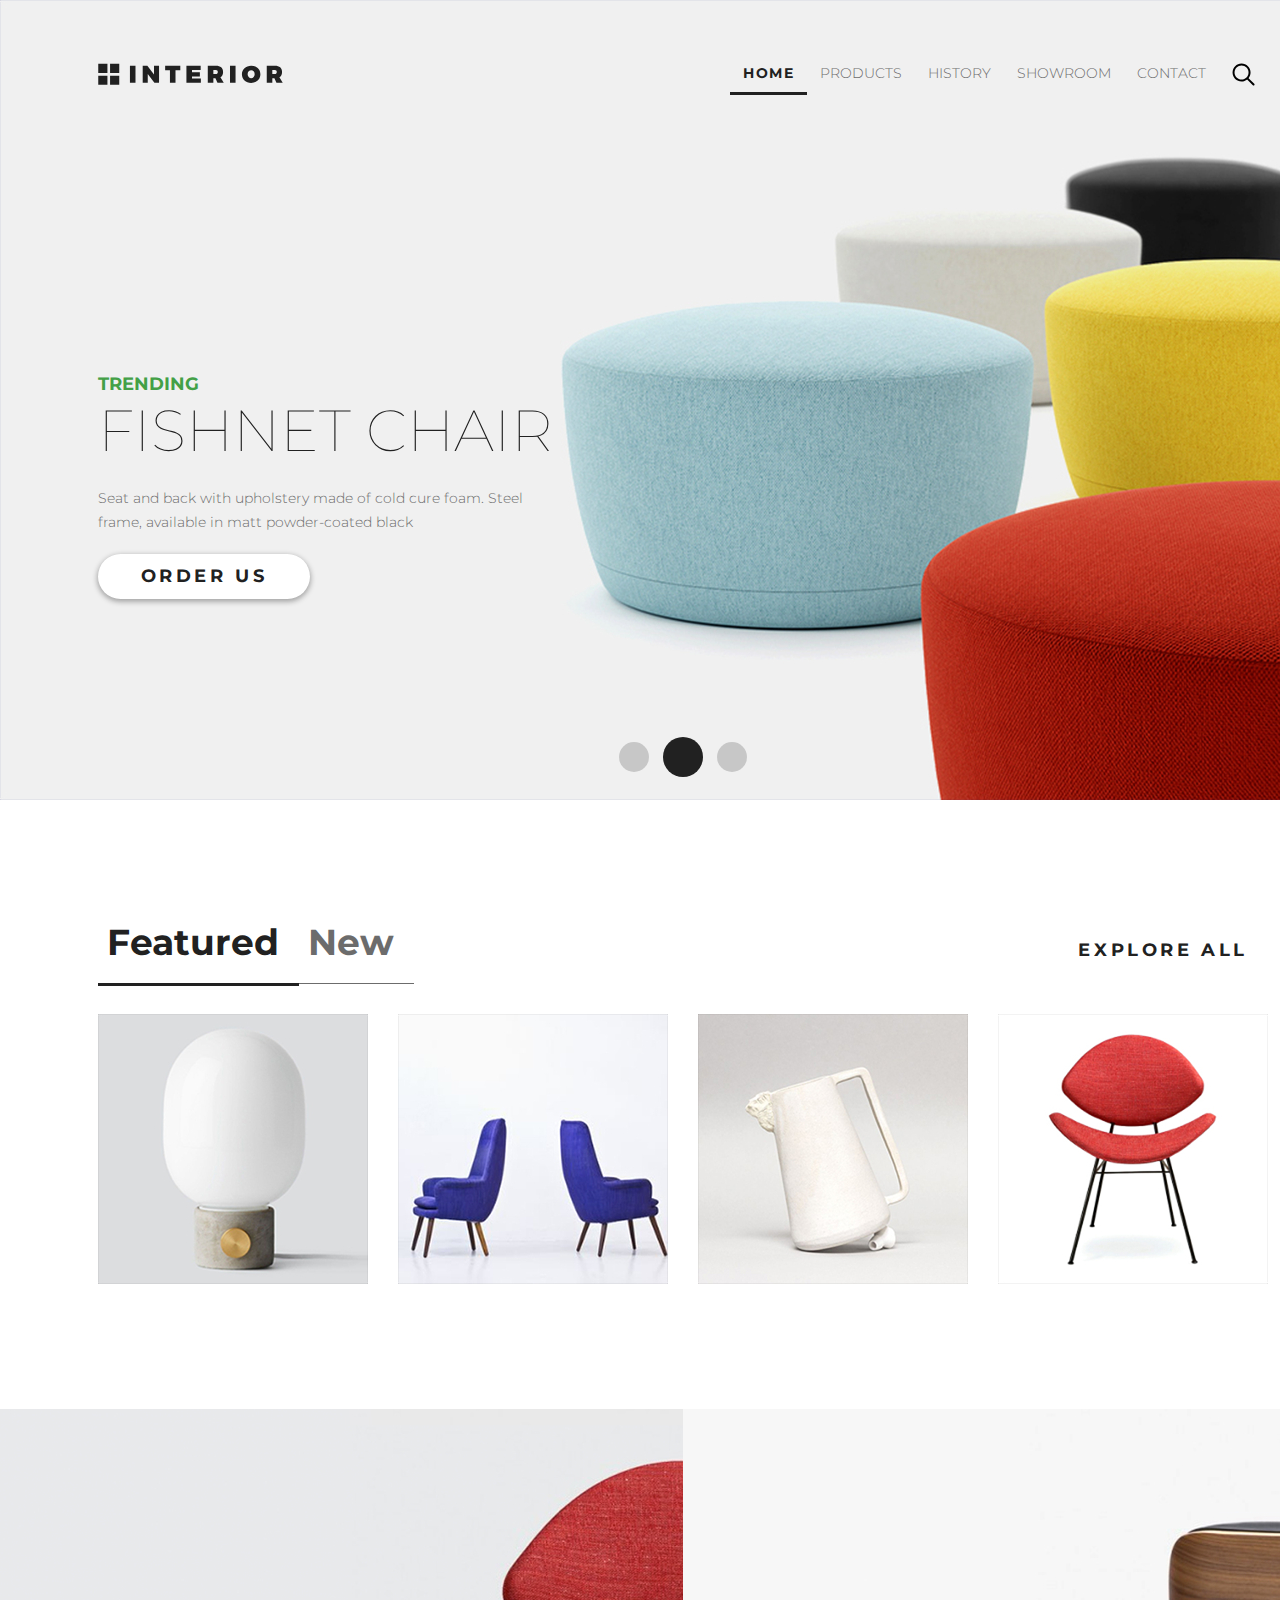
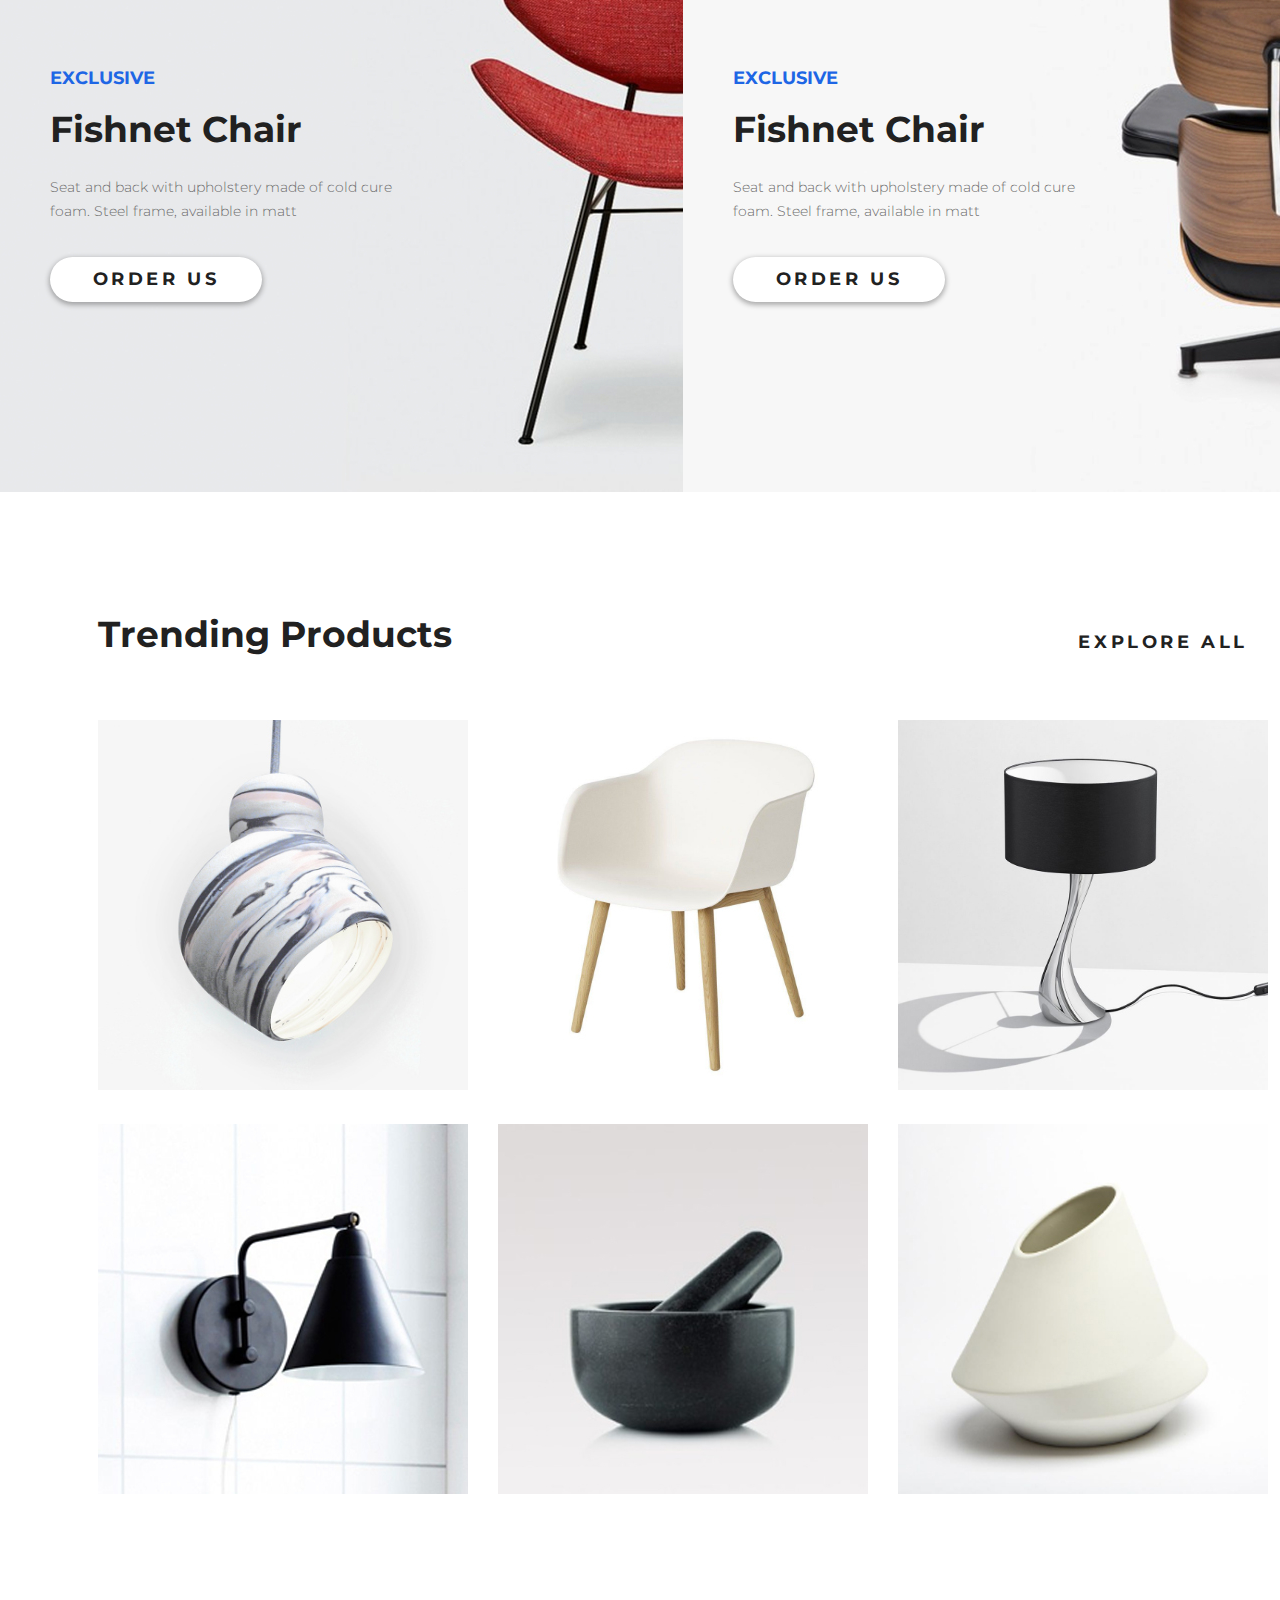
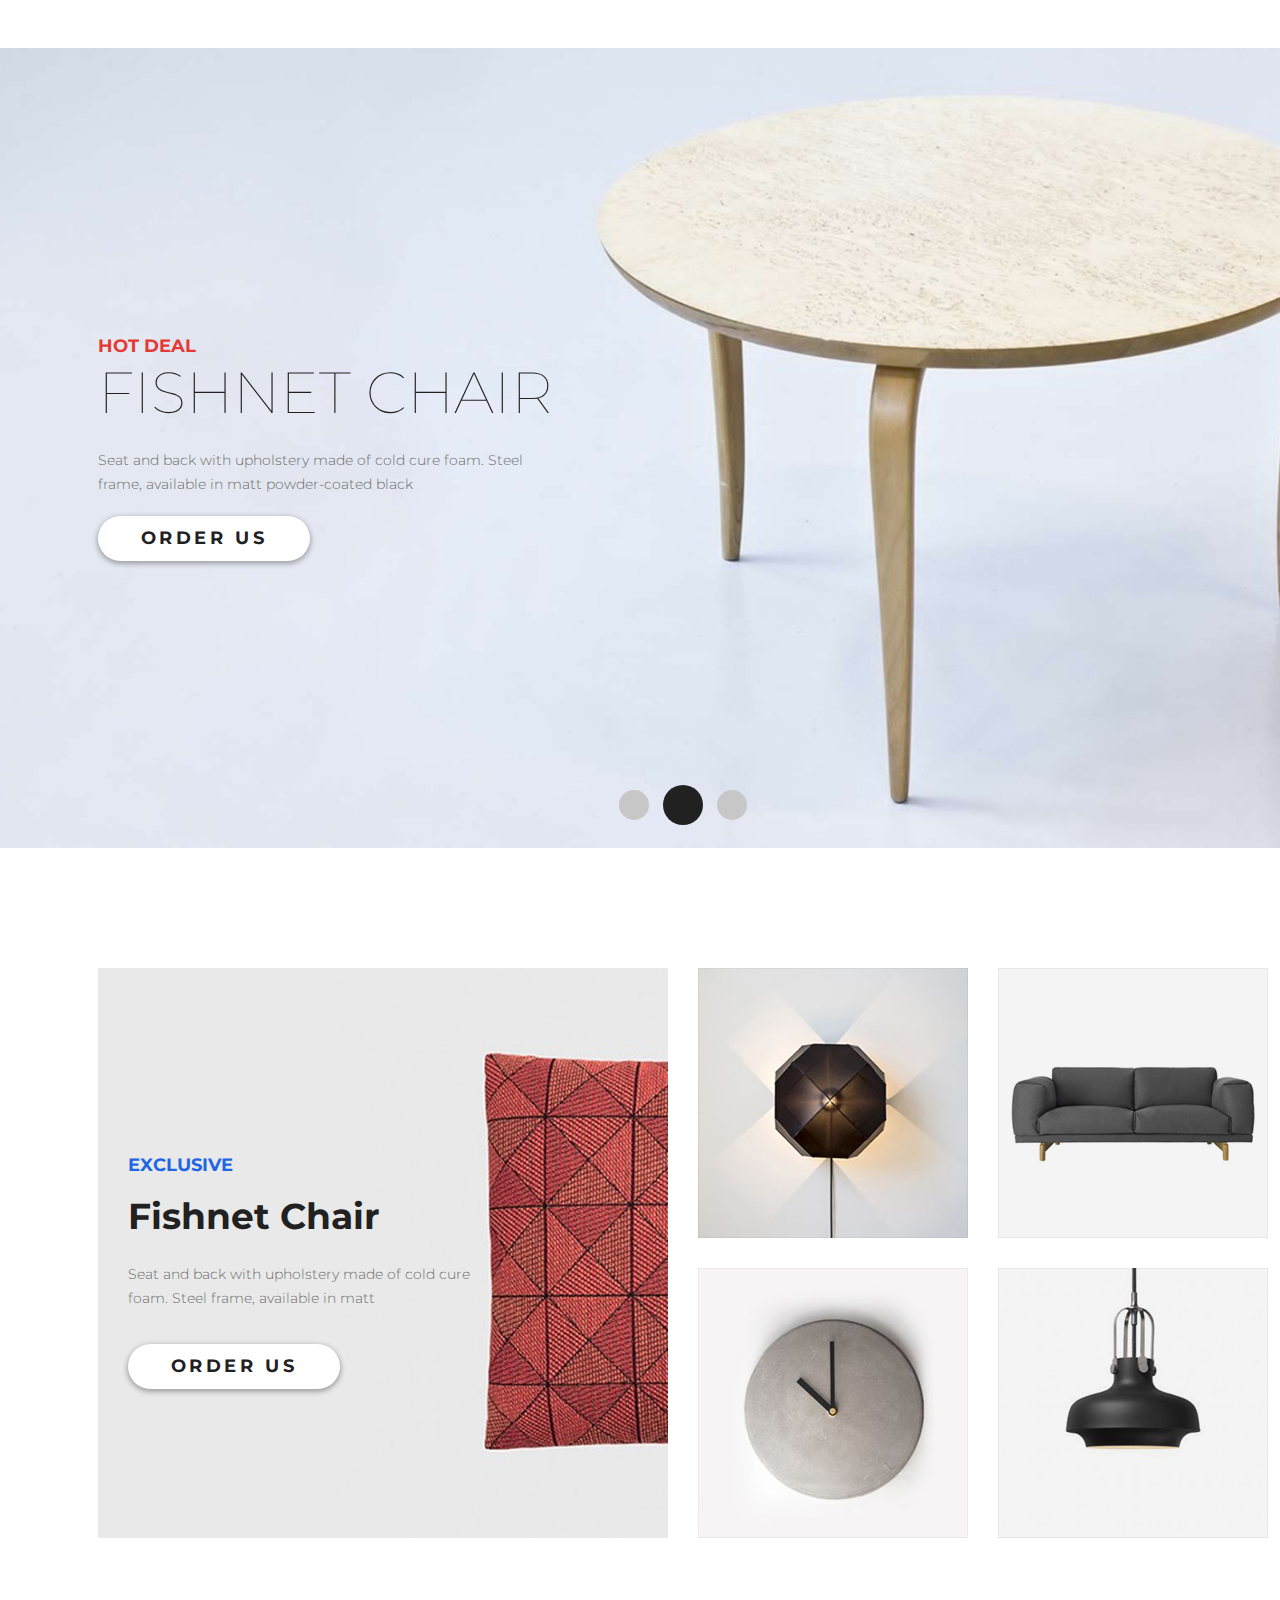
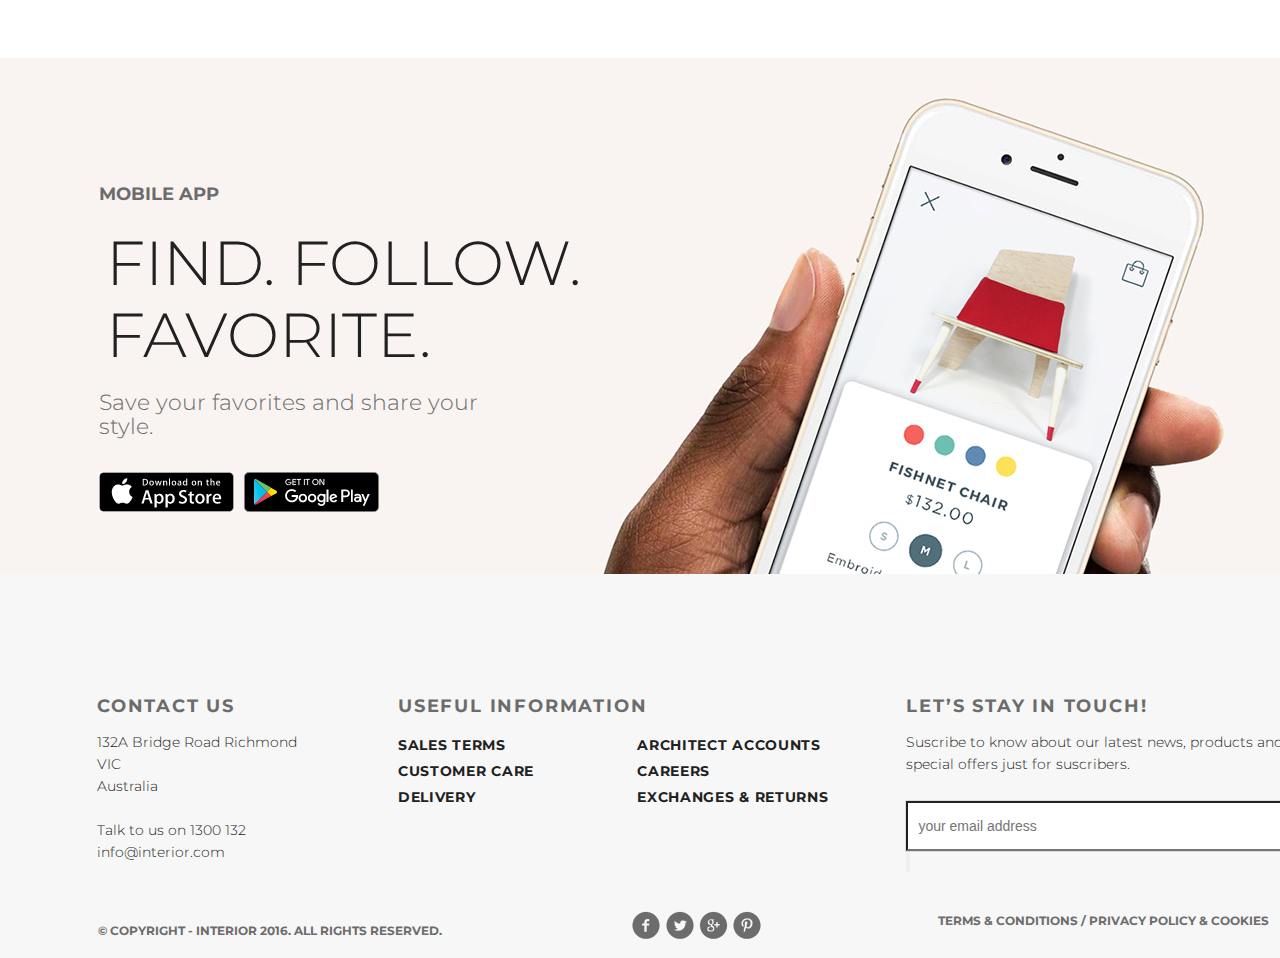
<file: index.html>
<!DOCTYPE html>
<html lang="en">
<head>
    <meta charset="UTF-8">
    <title>Store</title>
    <link href="https://fonts.googleapis.com/css2?family=Montserrat:wght@100;300;400;700&display=swap" rel="stylesheet">
    <link rel="stylesheet" href="style.css">
</head>
<body>
    <div class="container">
        <div class="slider padding-site">
            <div class="header clearfix">
                <a href="#"><img src="img/logo.svg" alt="logo"></a>
                <ul class="menu clearfix">
                    <li class="menu-list"><a href="#" class="menu-link menu-link-active">HOME</a></li>     
                    <li class="menu-list"><a href="product.html" class="menu-link">PRODUCTS</a></li>     
                    <li class="menu-list"><a href="#" class="menu-link">HISTORY</a></li>   
                    <li class="menu-list"><a href="deails.html" class="menu-link">SHOWROOM</a></li>     
                    <li class="menu-list"><a href="contact.html" class="menu-link">CONTACT</a></li>
                    <li class="menu-list"><a href="#" class="menu-link"><img src="img/search.svg" alt="search"></a></li>
                </ul>
            </div>
            <div class="slider-text">
                <p class="slider-trending">TRENDING</p>
                <h2 class="slider-h2">Fishnet Chair</h2>
                <p class="slider-content">Seat and back with upholstery made of cold cure foam. Steel frame, available in matt powder-coated black</p>
                <a href="#" class="button">Order Us</a>
            </div>
            <div class="pagination">
                <a href="#" class="circle"></a>
                <a href="#" class="circle circle-active"></a>
                <a href="#" class="circle"></a>
            </div>
        </div>
        <div class="featured-product padding-site clearfix">
            <div class="tab-controll clearfix">
                <div class="featured-explore clearfix featured-explore-active">
                   <a href="#">explore all</a> 
                </div>
                <ul class="menu-featured clearfix">
                    <li class="menu-list"><a href="#" class="menu-link-featured menu-link-featured-active">Featured</a></li>     
                    <li class="menu-list"><a href="#" class="menu-link-featured">New</a></li>
                </ul> 
            </div>
            <div class="tab-content clearfix">
                <div class="product product-hover"><img src="img/product-1.jpg" alt="product-1"></div>
                <div class="product"><img src="img/product-2.jpg" alt="product-2"></div>
                <div class="product"><img src="img/product-3.jpg" alt="product-3"></div>
                <div class="product-end"><img src="img/product-4.jpg" alt="product-4"></div>
            </div>
        </div>
        <div class="promo-product clearfix">
                <div class="promo1">
                   <div class="promo-text">
                        <p class="promo-tag">exclusive</p>
                        <h2 class="promo-name">Fishnet Chair</h2>
                        <p class="promo-details">Seat and back with upholstery made of cold cure foam. Steel frame, available in matt</p>
                        <a href="#" class="button">Order Us</a>
                    </div>
                </div>
                <div class="promo2">
                   <div class="promo-text">
                        <p class="promo-tag">exclusive</p>
                        <h2 class="promo-name">Fishnet Chair</h2>
                        <p class="promo-details">Seat and back with upholstery made of cold cure foam. Steel frame, available in matt</p>
                        <a href="#" class="button">Order Us</a>
                  </div>
                </div>
        </div>
        <div class="trending-products padding-site clearfix">
            <div class="tab-controll clearfix">
                <div class="featured-explore clearfix featured-explore-active">
                   <a href="#">explore all</a> 
                </div>
                <p class="trending-title">Trending Products</p>
            </div>
            <div class="set1 clearfix">
                <div class="prod"><img src="img/product-11.jpg" alt="product-11"></div>
                <div class="prod-mid"><img src="img/product-21.jpg" alt="product-21"></div>
                <div class="prod"><img src="img/product-31.jpg" alt="product-31"></div>
                <div class="prod"><img src="img/product-41.jpg" alt="product-41.jpg"></div>
                <div class="prod-mid"><img src="img/product-5.jpg" alt="product-5"></div>
                <div class="prod"><img src="img/product-6.jpg" alt="product-6"></div>
            </div>
        </div>
        <div class="slider1 padding-site clearfix">
            <div class="slider1-text">
                <p class="slider1-hot-deal">Hot deal</p>
                <h2 class="slider-h2">Fishnet Chair</h2>
                <p class="slider-content">Seat and back with upholstery made of cold cure foam. Steel frame, available in matt powder-coated black</p>
                <a href="#" class="button">Order Us</a>
            </div>
            <div class="pagination">
                <a href="#" class="circle"></a>
                <a href="#" class="circle circle-active"></a>
                <a href="#" class="circle"></a>
            </div>
        </div>
        <div class="exclusive-product padding-site clearfix">
            <div class="product-lg">
                <div class="product-lg-text">
                    <p class="promo-tag">exclusive</p>
                    <h2 class="promo-name">Fishnet Chair</h2>
                    <p class="promo-details">Seat and back with upholstery made of cold cure foam. Steel frame, available in matt</p>
                    <a href="#" class="button">Order Us</a>  
                </div>
            </div>
            <div class="product-mid-sm"><img src="img/product-2-sm.jpg" alt="product-2-sm"></div>
            <div class="product-sm"><img src="img/product-3-sm.jpg" alt="product-2-sm"></div>
            <div class="product-mid-sm"><img src="img/product-4-sm.jpg" alt="product-4-sm"></div>
            <div class="product-sm"><img src="img/product-5-sm.jpg" alt="product-5-sm"></div>
        </div>
        <div class="mobile-app clearfix">
            <div class="mobile-app-text">
                <p class="mobile-tag">mobile app</p>
                <h2 class="mobail-name">Find. Follow. Favorite.</h2>
                <p class="mobile-details">Save your favorites and share your style.</p>
                <div class="app-store">
                    <a href="https://www.apple.com/ru/ios/app-store/" target="_blank"><img src="img/app-store.jpg" alt="app-store"></a>
                </div> 
                <div class="google-play"><a href="https://play.google.com/store" target="_blank"><img src="img/google-play.jpg" alt="google-play"></a></div>
            </div>
        </div>
    </div>
    <div class="footer clearfix">
        <div class="footer-1">
             <p class="f-header">Contact Us</p>
             <div class="links-footer-1">
                 <p>132A Bridge Road Richmond VIC
                    <br> Australia
                    <br>
                    <br>Talk to us on 1300 132
                    <br> <a href="mailto:info@interior.com">info@interior.com</a> </p>
             </div>
        </div>
        <div class="footer-2 clearfix">
           <p class="f-header">Useful Information</p>
            <div class="links-1">
                <p><a href="#">Sales terms</a></p>
                <p><a href="#">Customer care</a></p>
                <p><a href="#">Delivery</a></p>  
            </div>
            <div class="links-2">
                <p><a href="#">Architect accounts</a></p>
                <p><a href="#">Careers</a></p>
                <p><a href="#">Exchanges &amp; returns</a></p> 
            </div>
        </div>
        <div class="footer-4 clearfix">
           <p class="f-header">Let’s Stay in Touch!</p>
            <div class="subscribe">
                <p>Suscribe to know about our latest news, products and <br> special offers just for suscribers.</p>
                <input class="form" type="text" placeholder="your email address">
            <div>
                <input class="submit" type="submit" value="">
            </div>
            </div>        
        </div>
        <div class="copyright">&copy; COPYRIGHT - INTERIOR 2016. ALL RIGHTS RESERVED.</div>
        <p class="social-links"><a href="#" target="_blank"><img src="img/social-links.png" alt="social-links"></a></p>
        <div class="terms">TERMS & CONDITIONS / PRIVACY POLICY & COOKIES</div>
    </div>
</body>
</html>
</file>
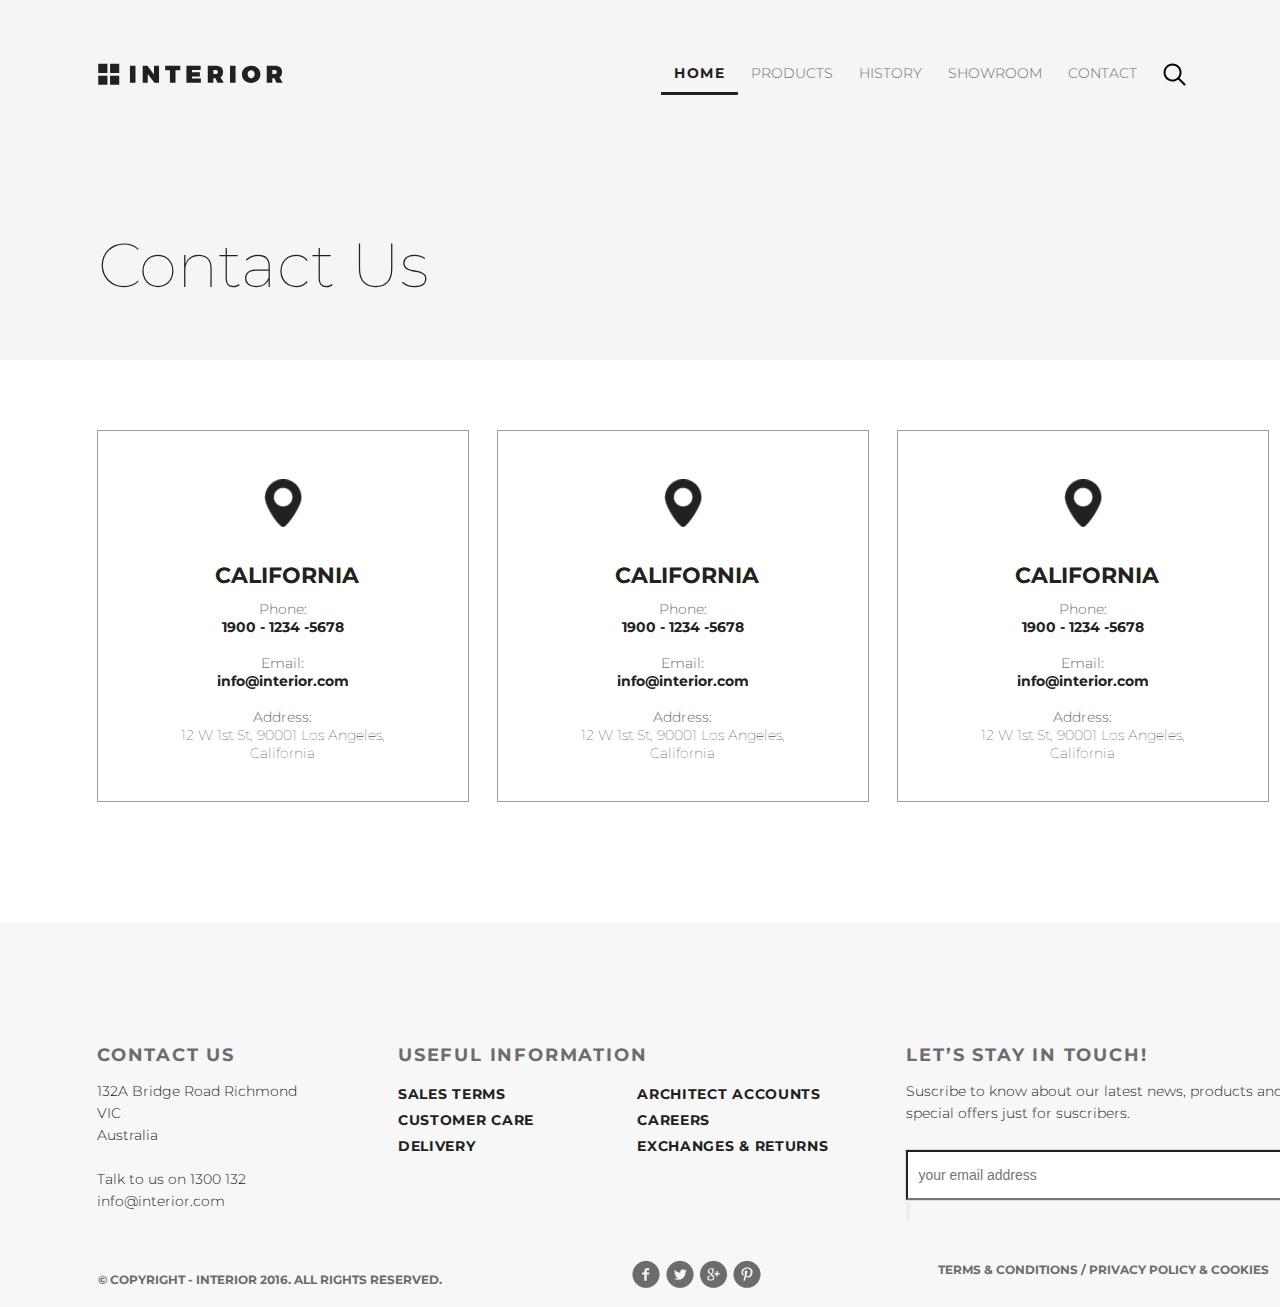
<file: contact.html>
<!DOCTYPE html>
<html lang="en">
<head>
    <meta charset="UTF-8">
    <title>Contacts</title>
    <link href="https://fonts.googleapis.com/css2?family=Montserrat:wght@100;300;400;700&display=swap" rel="stylesheet">
    <link rel="stylesheet" href="style.css">
</head>
<body>
    <div class="container">
        <div class="hero">
            <div class="header padding-header clearfix">
                <a href="index.html"><img src="img/logo.svg" alt="logo"></a>
                <ul class="menu clearfix">
                    <li class="menu-list"><a href="index.html" class="menu-link menu-link-active">HOME</a></li>     
                    <li class="menu-list"><a href="product.html" class="menu-link">PRODUCTS</a></li>     
                    <li class="menu-list"><a href="#" class="menu-link">HISTORY</a></li>     
                    <li class="menu-list"><a href="deails.html" class="menu-link">SHOWROOM</a></li>     
                    <li class="menu-list"><a href="#" class="menu-link">CONTACT</a></li>
                    <li class="menu-list"><a href="#" class="menu-link"><img src="img/search.svg" alt="search"></a></li>
                </ul>
                <h2 class="h-contact">Contact Us</h2>
            </div>
        </div>
        <div class="location padding-site clearfix">
            <div class="address">
                <div class="loc"><img src="img/@3x.jpg" alt="@3x"></div>
                <p class="address-name">California</p>
                <div class="address-details">
                    <p class="grey">Phone:</p>
                    <p class="black">1900 - 1234 -5678</p>
                    <br>
                    <p class="grey">Email:</p>
                    <p class="black">info@interior.com</p>
                    <br>
                    <p class="grey">Address:</p>
                    <p class="grey-light">12 W 1st St, 90001 Los Angeles, California</p>
                </div>
            </div>
            <div class="address address-mid">
                <div class="loc"><img src="img/@3x.jpg" alt="@3x"></div>
                <p class="address-name">California</p>
                <div class="address-details">
                    <p class="grey">Phone:</p>
                    <p class="black">1900 - 1234 -5678</p>
                    <br>
                    <p class="grey">Email:</p>
                    <p class="black">info@interior.com</p>
                    <br>
                    <p class="grey">Address:</p>
                    <p class="grey-light">12 W 1st St, 90001 Los Angeles, California</p>
                </div>
            </div>
            <div class="address">
                <div class="loc"><img src="img/@3x.jpg" alt="@3x"></div>
                <p class="address-name">California</p>
                <div class="address-details">
                    <p class="grey">Phone:</p>
                    <p class="black">1900 - 1234 -5678</p>
                    <br>
                    <p class="grey">Email:</p>
                    <p class="black">info@interior.com</p>
                    <br>
                    <p class="grey">Address:</p>
                    <p class="grey-light">12 W 1st St, 90001 Los Angeles, California</p>
                </div>
            </div>
        </div>
    </div>
    <div class="footer clearfix">
        <div class="footer-1">
             <p class="f-header">Contact Us</p>
             <div class="links-footer-1">
                 <p>132A Bridge Road Richmond VIC
                    <br> Australia
                    <br>
                    <br>Talk to us on 1300 132
                    <br> <a href="mailto:info@interior.com">info@interior.com</a> </p>
             </div>
        </div>
        <div class="footer-2 clearfix">
           <p class="f-header">Useful Information</p>
            <div class="links-1">
                <p><a href="#">Sales terms</a></p>
                <p><a href="#">Customer care</a></p>
                <p><a href="#">Delivery</a></p>  
            </div>
            <div class="links-2">
                <p><a href="#">Architect accounts</a></p>
                <p><a href="#">Careers</a></p>
                <p><a href="#">Exchanges &amp; returns</a></p> 
            </div>
        </div>
        <div class="footer-4 clearfix">
           <p class="f-header">Let’s Stay in Touch!</p>
            <div class="subscribe">
                <p>Suscribe to know about our latest news, products and <br> special offers just for suscribers.</p>
                <input class="form" type="text" placeholder="your email address">
            <div>
                <input class="submit" type="submit" value="">
            </div>
            </div>        
        </div>
        <div class="copyright">&copy; COPYRIGHT - INTERIOR 2016. ALL RIGHTS RESERVED.</div>
        <p class="social-links"><a href="#" target="_blank"><img src="img/social-links.png" alt="social-links"></a></p>
        <div class="terms">TERMS & CONDITIONS / PRIVACY POLICY & COOKIES</div>
    </div>
</body>
</html>
</file>
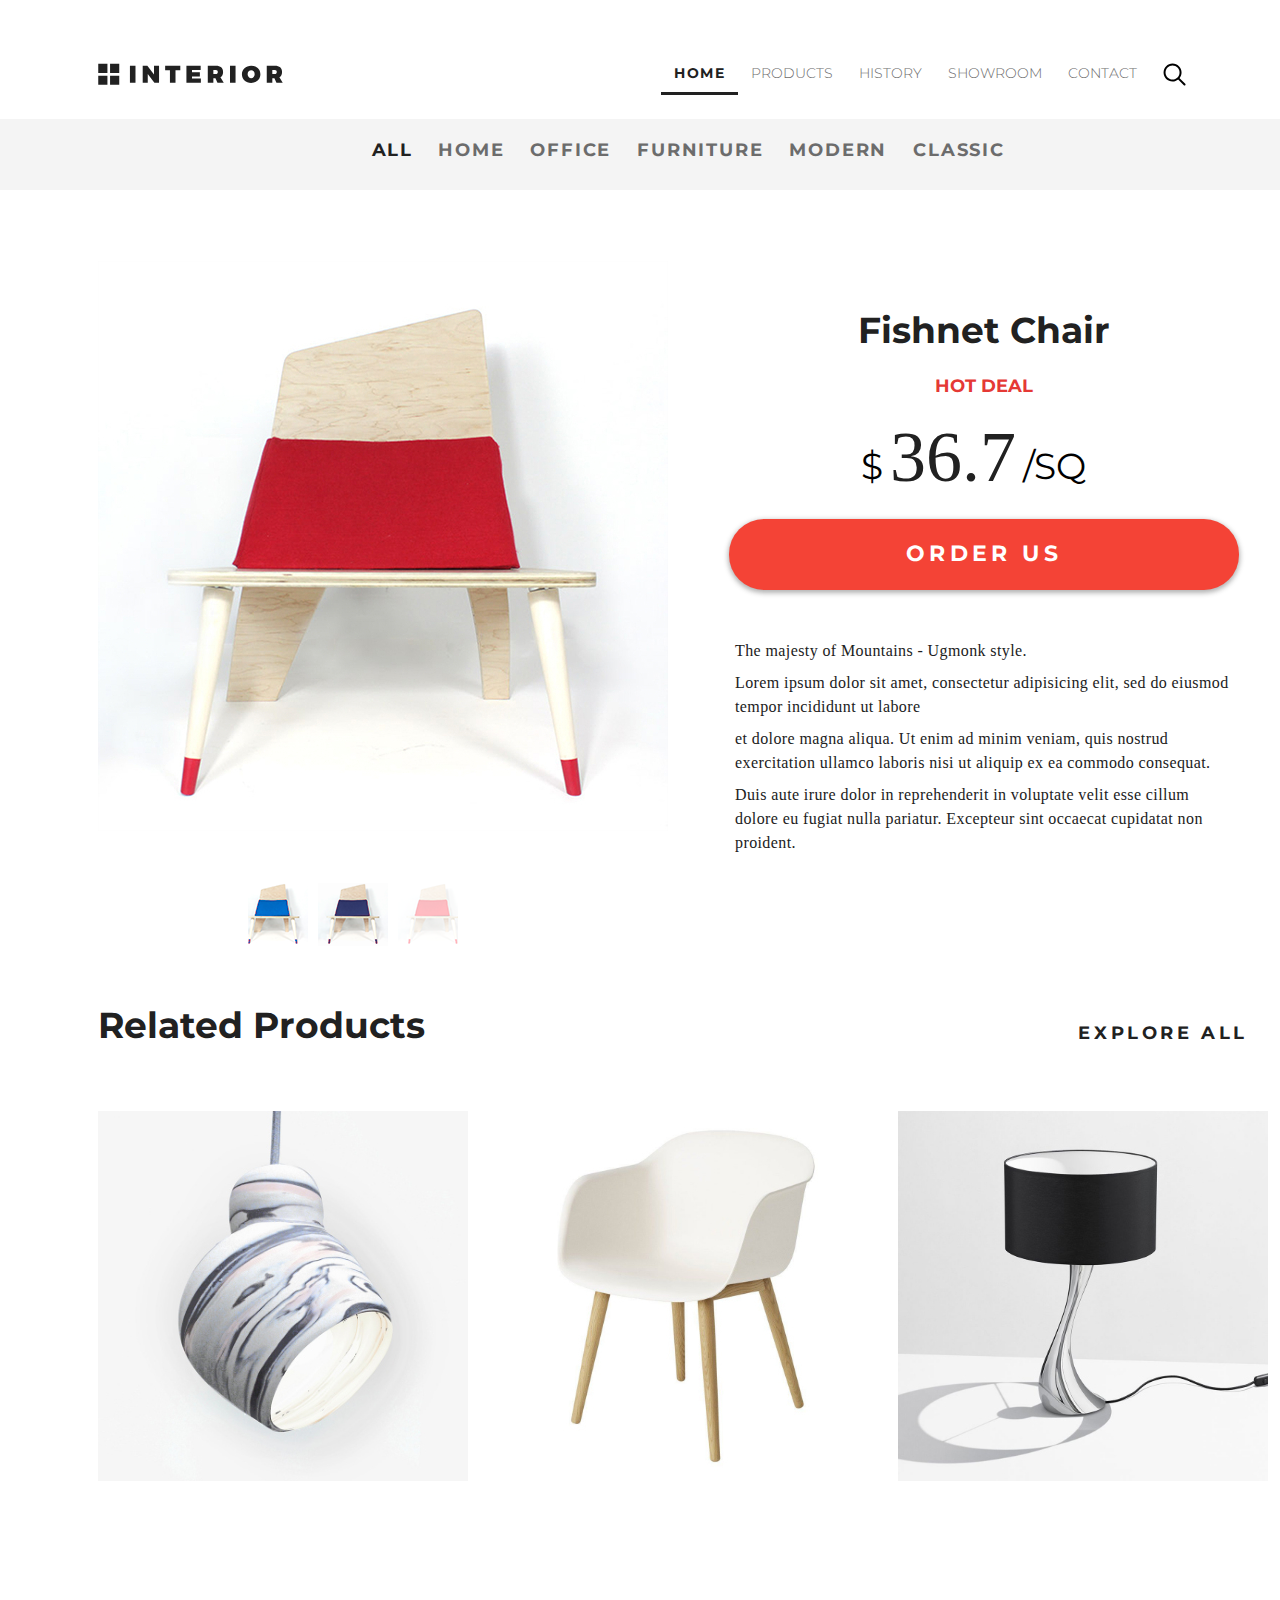
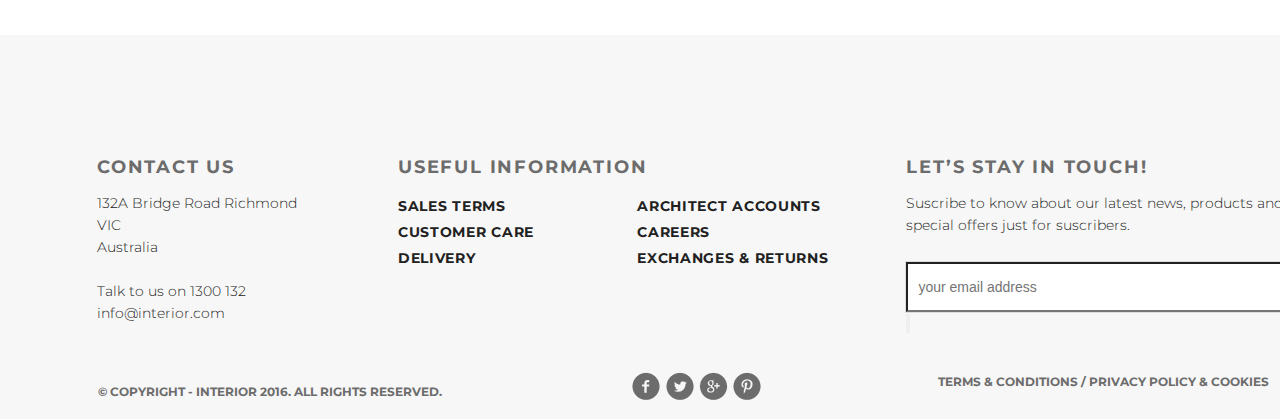
<file: deails.html>
<!DOCTYPE html>
<html lang="en">
<head>
    <meta charset="UTF-8">
    <title>Deails</title>
    <link href="https://fonts.googleapis.com/css2?family=Montserrat:wght@100;300;400;700&display=swap" rel="stylesheet">
    <link rel="stylesheet" href="style.css">
</head>
<body>
    <div class="container clearfix">
            <div class="hero-details padding-header clearfix">
                <div class="header clearfix">
                    <a href="index.html"><img src="img/logo.svg" alt="logo"></a>
                    <ul class="menu clearfix">
                        <li class="menu-list"><a href="index.html" class="menu-link menu-link-active">HOME</a></li>     
                        <li class="menu-list"><a href="product.html" class="menu-link">PRODUCTS</a></li>     
                        <li class="menu-list"><a href="#" class="menu-link">HISTORY</a></li>     
                        <li class="menu-list"><a href="#" class="menu-link">SHOWROOM</a></li>     
                        <li class="menu-list"><a href="contact.html" class="menu-link">CONTACT</a></li>
                        <li class="menu-list"><a href="#" class="menu-link"><img src="img/search.svg" alt="search"></a></li>
                    </ul>
                </div>
            </div>
            <div class="deails-links clearfix">
                <ul class="menu3 clearfix">
                     <li class="menu-list"><a href="#" class="menu-link3 menu-link-active3">ALL</a></li>     
                     <li class="menu-list"><a href="#" class="menu-link3">HOME</a></li>     
                     <li class="menu-list"><a href="#" class="menu-link3">OFFICE</a></li>     
                     <li class="menu-list"><a href="#" class="menu-link3">FURNITURE</a></li>     
                     <li class="menu-list"><a href="#" class="menu-link3">MODERN</a></li>
                     <li class="menu-list"><a href="#" class="menu-link3">CLASSIC</a></li>
                </ul>
            </div>
            <div class="product-slider clearfix">
                <div class="product-slider-chair">
                    <img src="img/slider1.jpg" alt="slider1">
                </div>
                <div class="product-slider-text">
                    <h2 class="product-slider-h2">Fishnet Chair</h2>
                    <p class="deails-hot-deal">Hot Deal</p>
                    <div class="price clearfix">
                        <div class="sq"><p>$</p></div>
                        <div class="numeral"><p>36.7</p></div>
                        <div class="sq"><p>/sq</p></div>
                    </div>
                    <a href="#" class="button-red">Order Us</a>
                    <div class="product-slider-content">
                        <p class="paragr">The majesty of Mountains - Ugmonk style.</p>
                        <p class="paragr">Lorem ipsum dolor sit amet, consectetur adipisicing elit, sed do eiusmod tempor incididunt ut labore</p>
                        <p class="paragr">et dolore magna aliqua. Ut enim ad minim veniam, quis nostrud exercitation ullamco laboris nisi ut aliquip ex ea commodo consequat.</p> 
                        <p class="paragr">Duis aute irure dolor in reprehenderit in voluptate velit esse cillum dolore eu fugiat nulla pariatur. Excepteur sint occaecat cupidatat non proident.</p>
                    </div>
                </div>
             </div>
            <div class="product-20 clearfix">  
                <div class="var"> <img src="img/var1-3.png" alt="var1-3"></div>
            </div>
            <div class="trending-products padding-site clearfix">
                <div class="tab-controll clearfix">
                    <div class="featured-explore clearfix featured-explore-active">
                       <a href="#">explore all</a> 
                    </div>
                    <p class="trending-title">Related Products</p>
                </div>
                <div class="set1 clearfix">
                    <div class="prod"><img src="img/product-11.jpg" alt="product-11"></div>
                    <div class="prod-mid"><img src="img/product-21.jpg" alt="product-21"></div>
                    <div class="prod"><img src="img/product-31.jpg" alt="product-31"></div>
                </div>
            </div>
    </div>
    <div class="footer clearfix">
        <div class="footer-1">
             <p class="f-header">Contact Us</p>
             <div class="links-footer-1">
                 <p>132A Bridge Road Richmond VIC
                    <br> Australia
                    <br>
                    <br>Talk to us on 1300 132
                    <br> <a href="mailto:info@interior.com">info@interior.com</a> </p>
             </div>
        </div>
        <div class="footer-2 clearfix">
           <p class="f-header">Useful Information</p>
            <div class="links-1">
                <p><a href="#">Sales terms</a></p>
                <p><a href="#">Customer care</a></p>
                <p><a href="#">Delivery</a></p>  
            </div>
            <div class="links-2">
                <p><a href="#">Architect accounts</a></p>
                <p><a href="#">Careers</a></p>
                <p><a href="#">Exchanges &amp; returns</a></p> 
            </div>
        </div>
        <div class="footer-4 clearfix">
           <p class="f-header">Let’s Stay in Touch!</p>
            <div class="subscribe">
                <p>Suscribe to know about our latest news, products and <br> special offers just for suscribers.</p>
                <input class="form" type="text" placeholder="your email address">
            <div>
                <input class="submit" type="submit" value="">
            </div>
            </div>        
        </div>
        <div class="copyright">&copy; COPYRIGHT - INTERIOR 2016. ALL RIGHTS RESERVED.</div>
        <p class="social-links"><a href="#" target="_blank"><img src="img/social-links.png" alt="social-links"></a></p>
        <div class="terms">TERMS & CONDITIONS / PRIVACY POLICY & COOKIES</div>
    </div>
</body>
</html>
</file>
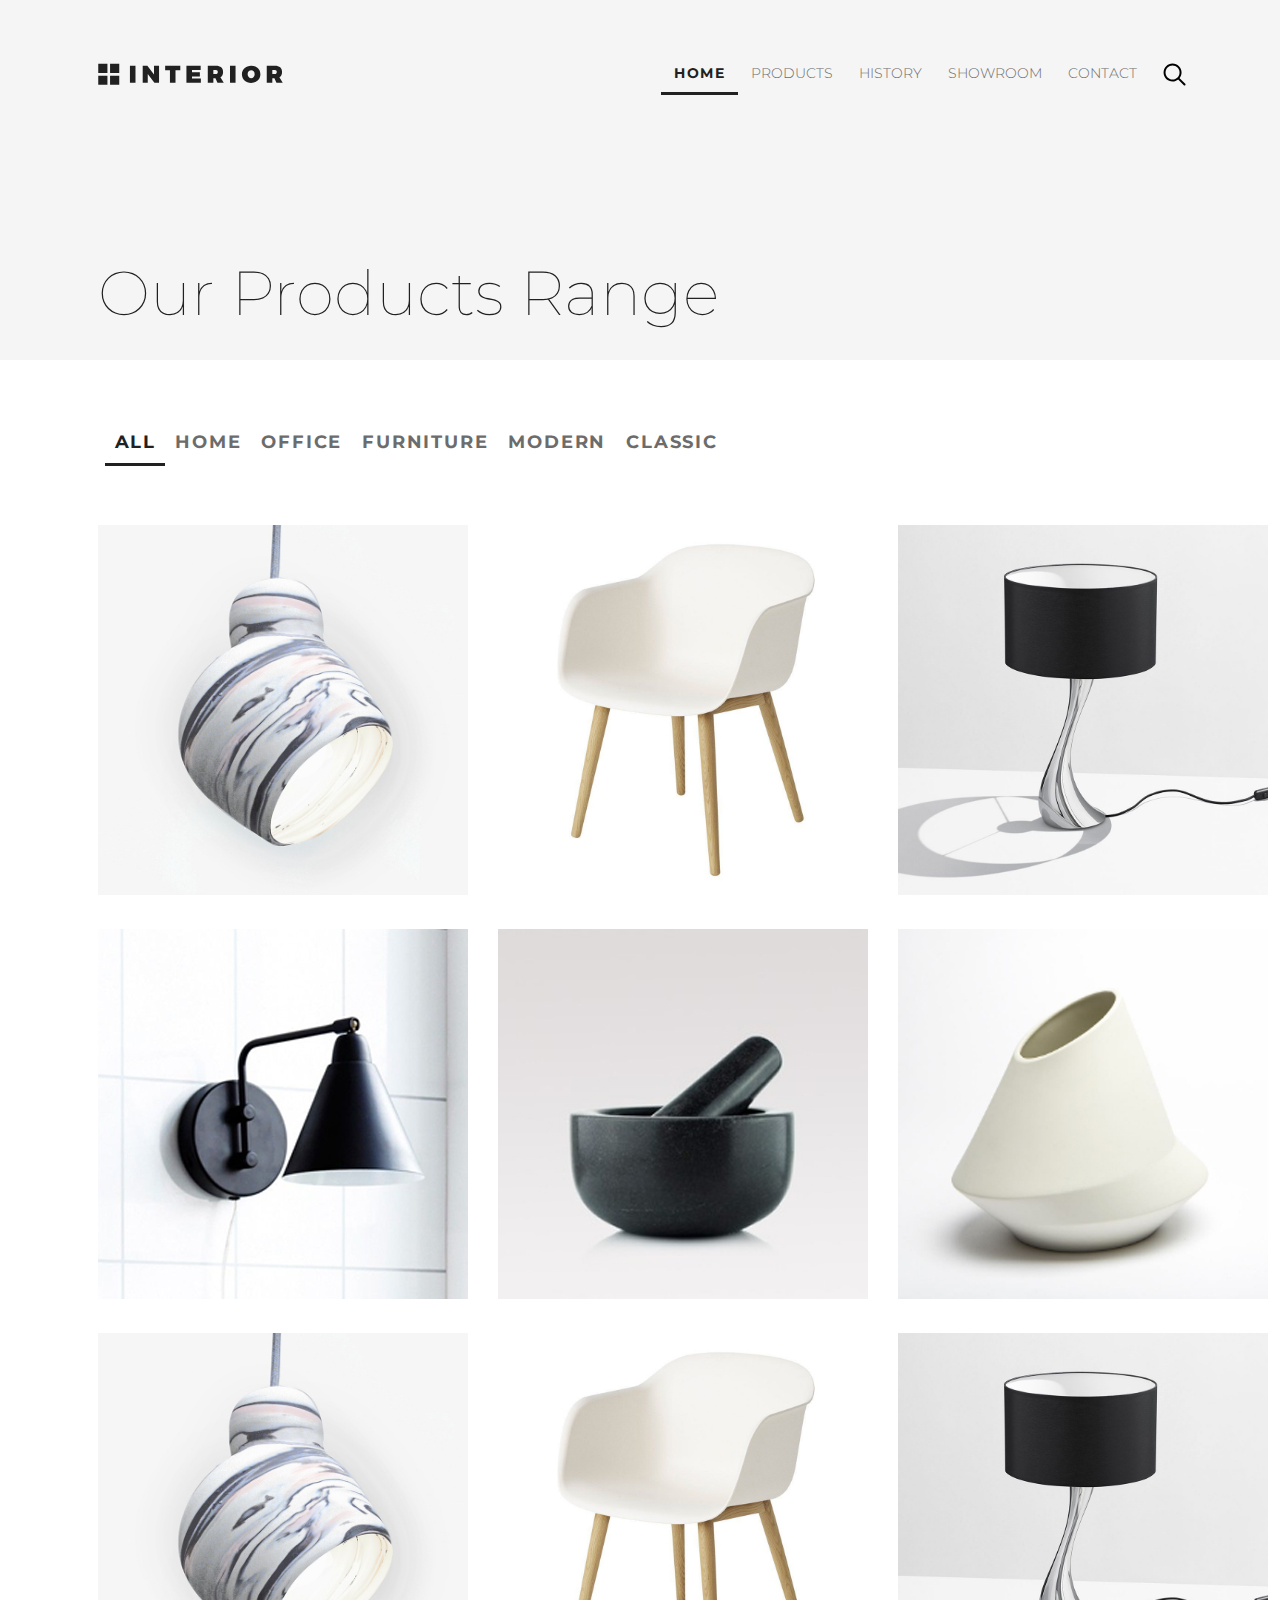
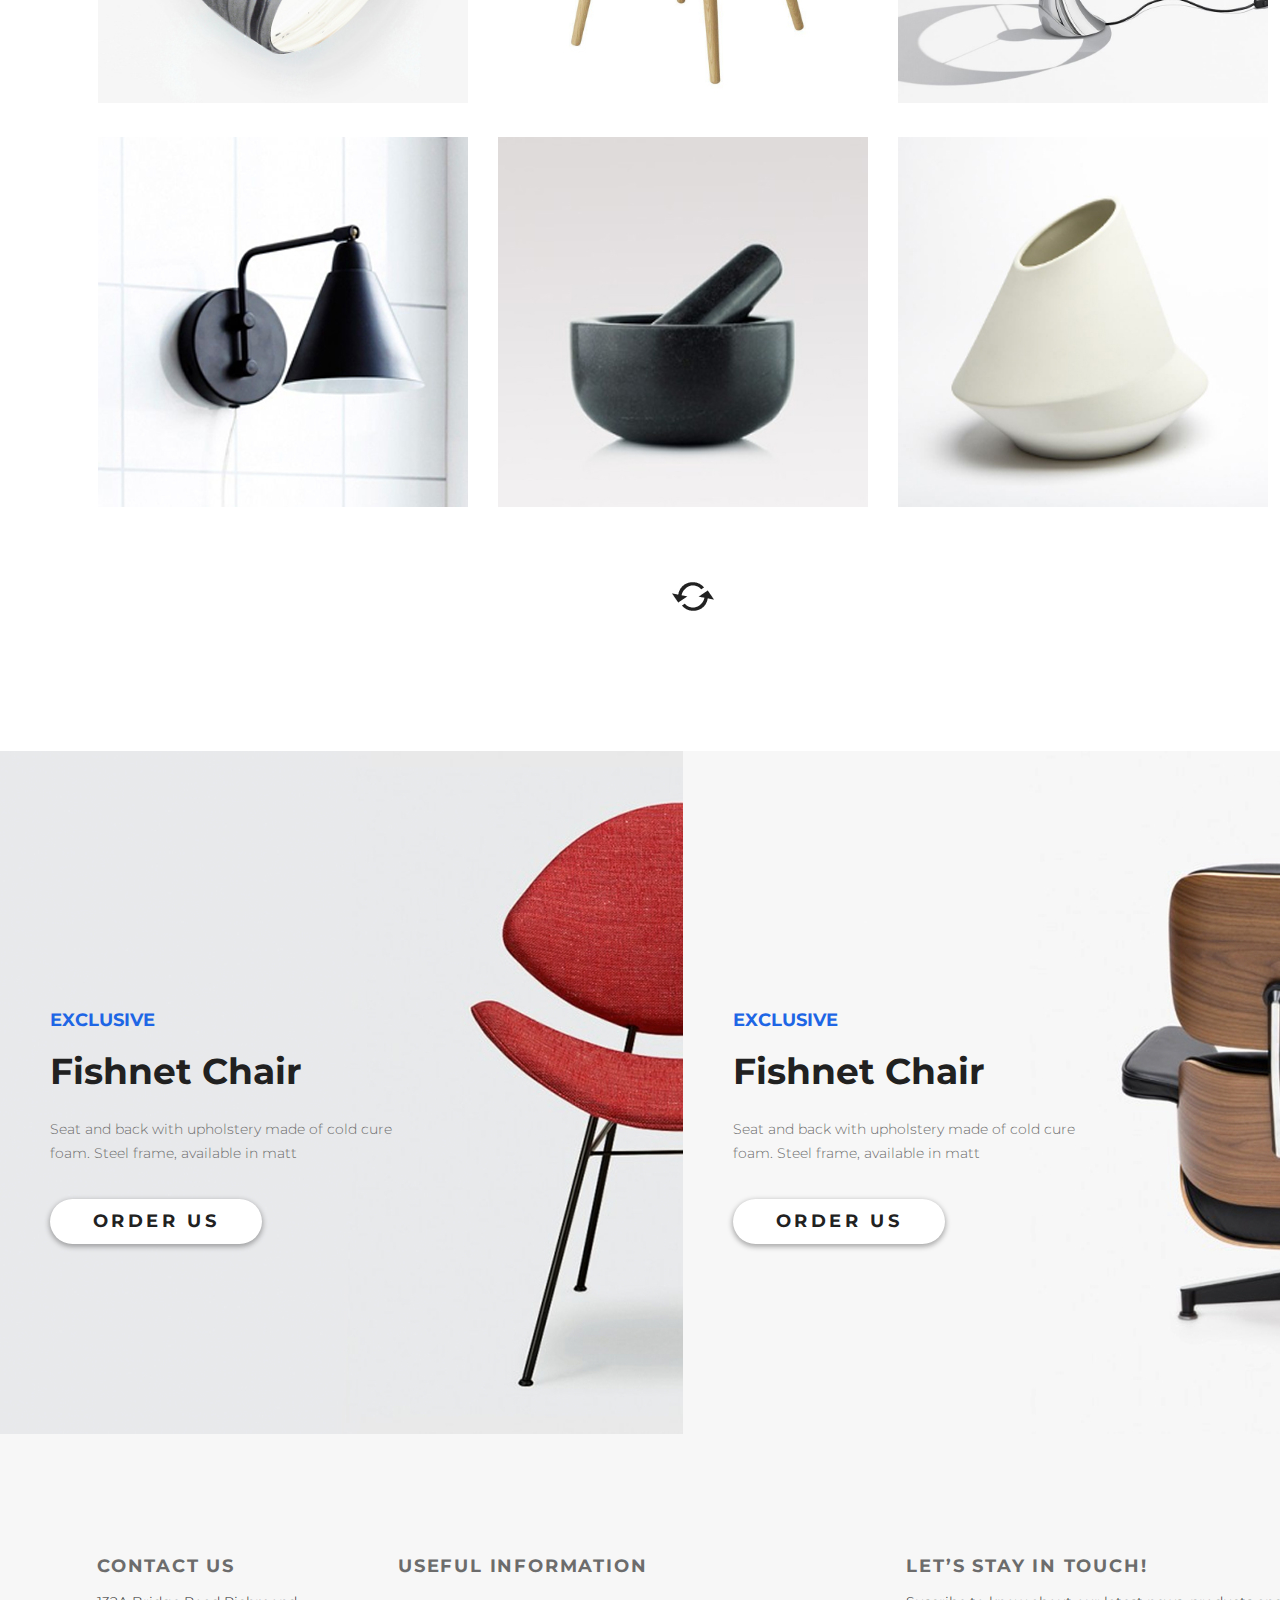
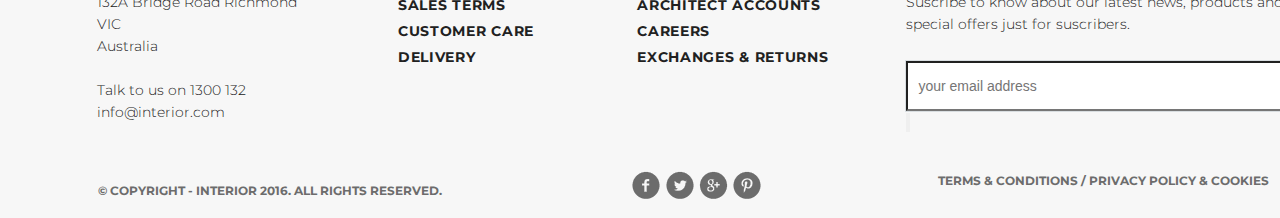
<file: product.html>
<!DOCTYPE html>
<html lang="en">
<head>
    <meta charset="UTF-8">
    <title>Product</title>
    <link href="https://fonts.googleapis.com/css2?family=Montserrat:wght@100;300;400;700&display=swap" rel="stylesheet">
    <link rel="stylesheet" href="style.css">
</head>
<body>
    <div class="container">
        <div class="hero">
           <div class="header padding-header clearfix ">
                <a href="index.html" class="logo"><img src="img/logo.svg" alt="logo"></a>
                <ul class="menu">
                    <li class="menu-list"><a href="index.html" class="menu-link menu-link-active">HOME</a></li>     
                     <li class="menu-list"><a href="#" class="menu-link">PRODUCTS</a></li>
                     <li class="menu-list"><a href="#" class="menu-link">HISTORY</a></li>
                     <li class="menu-list"><a href="deails.html" class="menu-link">SHOWROOM</a></li>
                     <li class="menu-list"><a href="contact.html" class="menu-link">CONTACT</a></li>
                     <li class="menu-list"><a href="#" class="menu-link"><img src="img/search.svg" alt="search"></a></li>
                </ul>
                <h2 class="h2">Our Products Range</h2>
           </div>
        </div>
        <div class="content clearfix">
            <ul class="menu2">
                 <li class="menu-list"><a href="#" class="menu-link2 menu-link-active2">ALL</a></li>   <li class="menu-list"><a href="index.html" class="menu-link2">HOME</a></li>     
                 <li class="menu-list"><a href="#" class="menu-link2">OFFICE</a></li>     
                 <li class="menu-list"><a href="#" class="menu-link2">FURNITURE</a></li>     
                 <li class="menu-list"><a href="#" class="menu-link2">MODERN</a></li>
                 <li class="menu-list"><a href="#" class="menu-link2">CLASSIC</a></li>
            </ul>
            <div class="prod-set1">
                <div class="prod"><img src="img/product-11.jpg" alt="product-11"></div>
                <div class="prod-mid"><img src="img/product-21.jpg" alt="product-21"></div>
                <div class="prod"><img src="img/product-31.jpg" alt="product-31"></div>
                <div class="prod"><img src="img/product-41.jpg" alt="product-41.jpg"></div>
                <div class="prod-mid"><img src="img/product-5.jpg" alt="product-5"></div>
                <div class="prod"><img src="img/product-6.jpg" alt="product-6"></div>
            </div>
            <div class="prod-set2 clearfix">
                <div class="prod"><img src="img/product-11.jpg" alt="product-11"></div>
                <div class="prod-mid"><img src="img/product-21.jpg" alt="product-21"></div>
                <div class="prod"><img src="img/product-31.jpg" alt="product-31"></div>
                <div class="prod"><img src="img/product-41.jpg" alt="product-41.jpg"></div>
                <div class="prod-mid"><img src="img/product-5.jpg" alt="product-5"></div>
                <div class="prod"><img src="img/product-6.jpg" alt="product-6"></div>
            </div>
            <div class="load clearfix">
               <div class="iconmoon">
                <img src="img/load.jpg" alt="load">
               </div>
            </div>
            <div class="promo-product">
                <div class="promo1">
                   <div class="promo-text">
                        <p class="promo-tag">exclusive</p>
                        <h2 class="promo-name">Fishnet Chair</h2>
                        <p class="promo-details">Seat and back with upholstery made of cold cure foam. Steel frame, available in matt</p>
                        <a href="#" class="button">Order Us</a>
                    </div>
                </div>
                <div class="promo2">
                   <div class="promo-text">
                        <p class="promo-tag">exclusive</p>
                        <h2 class="promo-name">Fishnet Chair</h2>
                        <p class="promo-details">Seat and back with upholstery made of cold cure foam. Steel frame, available in matt</p>
                        <a href="#" class="button">Order Us</a>
                  </div>
                </div>
            </div>
        </div>
    </div>
    <div class="footer clearfix">
        <div class="footer-1">
             <p class="f-header">Contact Us</p>
             <div class="links-footer-1">
                 <p>132A Bridge Road Richmond VIC
                    <br> Australia
                    <br>
                    <br>Talk to us on 1300 132
                    <br> <a href="mailto:info@interior.com">info@interior.com</a> </p>
             </div>
        </div>
        <div class="footer-2 clearfix">
           <p class="f-header">Useful Information</p>
            <div class="links-1">
                <p><a href="#">Sales terms</a></p>
                <p><a href="#">Customer care</a></p>
                <p><a href="#">Delivery</a></p>  
            </div>
            <div class="links-2">
                <p><a href="#">Architect accounts</a></p>
                <p><a href="#">Careers</a></p>
                <p><a href="#">Exchanges &amp; returns</a></p> 
            </div>
        </div>
        <div class="footer-4 clearfix">
           <p class="f-header">Let’s Stay in Touch!</p>
            <div class="subscribe">
                <p>Suscribe to know about our latest news, products and <br> special offers just for suscribers.</p>
                <input class="form" type="text" placeholder="your email address">
            <div>
                <input class="submit" type="submit" value="">
            </div>
            </div>        
        </div>
        <div class="copyright">&copy; COPYRIGHT - INTERIOR 2016. ALL RIGHTS RESERVED.</div>
        <p class="social-links"><a href="#" target="_blank"><img src="img/social-links.png" alt="social-links"></a></p>
        <div class="terms">TERMS & CONDITIONS / PRIVACY POLICY & COOKIES</div>
    </div>
</body>
</html>
</file>
<file: style.css>
/* Generated by less 3.11.1 */
* {
  margin: 0;
  padding: 0;
}
body {
  font-family: 'Montserrat', sans-serif;
}
.logo:active {
  background-color: #ccc;
}
.clearfix:after {
  content: "";
  display: table;
  clear: both;
}
.padding-site {
  padding-left: 98px;
  padding-right: 98px;
}
.container {
  width: 1366px;
  margin: 0 auto;
}
.slider {
  height: 800px;
  background-image: url(img/slider-img.jpg);
  position: relative;
}
.header {
  padding-top: 63px;
}
img[alt="logo"]:hover {
  background-color: #fcfcfc;
}
.menu {
  float: right;
}
.menu-list {
  list-style-type: none;
  float: left;
}
.menu-link {
  color: #6c6c6c;
  font-size: 14px;
  font-weight: 300;
  text-decoration: none;
  text-transform: uppercase;
  padding: 10px 13px;
}
.menu-link:hover {
  color: #212121;
}
.menu-link-active {
  color: #212121;
  font-weight: 700;
  letter-spacing: 1.4px;
  border-bottom: 3px solid #212121;
}
.slider-text {
  margin-top: 283px;
}
.slider-trending {
  color: #43a047;
  font-size: 18px;
  font-weight: 700;
  text-transform: uppercase;
}
.slider-h2 {
  color: #212121;
  font-size: 58px;
  font-weight: 100;
  text-transform: uppercase;
}
.slider-content {
  color: #6c6c6c;
  font-size: 14px;
  font-weight: 300;
  width: 458px;
  margin-top: 20px;
  margin-bottom: 20px;
  line-height: 24px;
}
.button:active {
  box-shadow: none;
}
.button {
  color: #212121;
  font-size: 18px;
  font-weight: 700;
  text-transform: uppercase;
  box-shadow: 0 2px 5px 1px rgba(33, 33, 33, 0.35);
  border-radius: 23px;
  background-color: #ffffff;
  width: 212px;
  height: 45px;
  text-align: center;
  line-height: 45px;
  display: inline-block;
  text-decoration: none;
  letter-spacing: 3.6px;
}
.button:hover {
  background: #ffffff url(img/arrow.jpg) no-repeat 180px 16px;
}
.pagination {
  bottom: 19px;
  position: absolute;
  width: 1170px;
  text-align: center;
}
.circle {
  width: 30px;
  height: 30px;
  display: inline-block;
  background-color: #c7c7c7;
  border-radius: 20px;
  margin: 5px;
}
.circle-active {
  width: 40px;
  height: 40px;
  background-color: #212121;
  margin-bottom: 0px;
}
.circle:hover {
  background-color: #212121;
}
.featured-product {
  height: 609px;
}
.tab-controll {
  padding-top: 120px;
}
.menu-featured {
  float: left;
}
.menu-link-featured {
  color: #6c6c6c;
  font-size: 36px;
  font-weight: 700;
  text-decoration: none;
  padding-left: 9px;
  padding-right: 20px;
  padding-bottom: 19px;
  border-bottom: 1px solid #6c6c6c;
}
.menu-link-featured:hover {
  color: #212121;
}
.menu-link-featured-active {
  color: #212121;
  border-bottom: 3px solid #212121;
}
.featured-explore {
  display: block;
  float: right;
  padding-right: 20px;
  padding-top: 18px;
}
.featured-explore:hover {
  background: #ffffff url('img/arrow.jpg') no-repeat 180px 25px;
}
.featured-explore a {
  color: #6c6c6c;
  font-size: 18px;
  font-weight: 700;
  line-height: 24px;
  text-transform: uppercase;
  text-decoration: none;
}
.featured-explore-active a {
  color: #212121;
  letter-spacing: 3.6px;
}
.product-hover:hover {
  background: url(img/product-content-hover.jpg) no-repeat 0px 50px;
  opacity: 0.9;
}
img[alt="product-1"]:hover {
  opacity: 0.2;
}
.product,
.product-end {
  float: left;
  width: 270px;
  height: 270px;
  padding-top: 50px;
  padding-bottom: 120px;
}
.product {
  padding-right: 30px;
}
.promo-product .promo-text {
  margin: 258px 259px 256px 50px;
}
.promo-product .promo1 {
  height: 683px;
  width: 683px;
  background-image: url(img/promo-img1.jpg);
  float: left;
}
.promo-product .promo2 {
  height: 683px;
  width: 683px;
  background-image: url(img/promo-img.jpg);
  float: left;
}
.promo-tag {
  color: #1e66e5;
  font-size: 18px;
  font-weight: 700;
  text-transform: uppercase;
}
.promo-name {
  color: #212121;
  font-size: 36px;
  font-weight: 700;
  padding-top: 18px;
}
.promo-details {
  color: #6c6c6c;
  font-size: 14px;
  font-weight: 300;
  width: 374px;
  margin-top: 24px;
  margin-bottom: 34px;
  line-height: 24px;
}
.load {
  width: 1366px;
  height: 210px;
  float: left;
  position: relative;
}
.iconmoon {
  position: absolute;
  background-image: url(img/load-back.svg);
  background-repeat: no-repeat;
  width: 42px;
  height: 29px;
  bottom: 140px;
  left: 672px;
}
.iconmoon:hover {
  background-image: none;
}
img[alt="load"]:hover {
  transform: rotate(90deg);
}
.trending-title {
  color: #212121;
  font-size: 36px;
  font-weight: 700;
}
.set1 {
  padding-top: 64px;
  padding-bottom: 120px;
}
.set1 .prod {
  float: left;
  margin-bottom: 30px;
}
.set1 .prod-mid {
  float: left;
  margin-bottom: 30px;
  margin-left: 30px;
  margin-right: 30px;
}
.prod-set1,
.prod-set2 {
  margin-left: 98px;
  padding-right: 98px;
}
.prod-set1 .prod {
  float: left;
  margin-bottom: 30px;
}
.prod-set2 .prod {
  float: left;
  margin-bottom: 30px;
}
.prod-set1 .prod-mid {
  float: left;
  margin-bottom: 30px;
  margin-left: 30px;
  margin-right: 30px;
}
.prod-set2 .prod-mid {
  float: left;
  margin-bottom: 30px;
  margin-left: 30px;
  margin-right: 30px;
}
.slider1 {
  height: 800px;
  background-image: url(img/slider.jpg);
  position: relative;
}
.slider1-text {
  padding-top: 287px;
}
.slider1-hot-deal {
  color: #e53935;
  font-size: 18px;
  font-weight: 700;
  text-transform: uppercase;
}
.deails-hot-deal {
  color: #e53935;
  font-size: 18px;
  font-weight: 700;
  text-transform: uppercase;
  padding-top: 23px;
  text-align: center;
}
.exclusive-product {
  height: 570px;
  margin-top: 120px;
  margin-bottom: 120px;
}
.product-lg {
  float: left;
  width: 570px;
  height: 570px;
  background-image: url(img/product-1-lg.jpg);
}
.product-lg-text {
  padding-top: 186px;
  padding-left: 30px;
}
.product-sm,
.product-mid-sm {
  float: left;
  width: 270px;
  height: 270px;
  padding-bottom: 30px;
}
.product-mid-sm {
  padding-left: 30px;
  padding-right: 30px;
}
.mobile-app {
  height: 516px;
  background-image: url(img/back-img.jpg);
}
.mobile-app-text {
  padding-top: 125px;
  padding-left: 99px;
}
.mobile-tag {
  color: #6c6c6c;
  font-size: 18px;
  font-weight: 700;
  text-transform: uppercase;
}
.mobile-tag:hover {
  color: #212121;
}
.mobail-name {
  width: 480px;
  height: 138px;
  padding-top: 22px;
  padding-bottom: 26px;
  padding-left: 7px;
  color: #212121;
  font-size: 62px;
  letter-spacing: 0px;
  text-transform: uppercase;
  font-weight: 300;
  line-height: 72px;
}
.mobile-details {
  color: #6c6c6c;
  font-size: 22px;
  font-weight: 300;
  width: 413px;
  line-height: 24px;
}
.app-store {
  float: left;
  padding-top: 33px;
}
.google-play {
  float: left;
  padding-top: 33px;
  padding-left: 10px;
}
.hero {
  height: 360px;
  background-image: url(img/hero-back.jpg);
}
.padding-header {
  padding-left: 98px;
  padding-right: 167px;
}
.h2 {
  padding-top: 168px;
  color: #212121;
  font-size: 62px;
  font-weight: 100;
  line-height: 72px;
}
.h-contact {
  padding-top: 140px;
  color: #212121;
  font-size: 62px;
  font-weight: 100;
  line-height: 72px;
}
.location {
  width: 1366px;
  margin: 0px auto;
  padding-top: 71px;
  padding-bottom: 122px;
}
.address-mid {
  margin-left: 30px;
  margin-right: 30px;
}
.address {
  outline: 1px solid #9c9c9c;
  background-color: #ffffff;
  width: 370px;
  height: 370px;
  float: left;
}
.loc {
  width: 38px;
  height: 48px;
  color: #212121;
  font-family: icomoon;
  font-size: 48px;
  font-weight: 400;
  line-height: 30px;
  text-transform: uppercase;
  padding-top: 48px;
  padding-left: 166px;
}
.address-name {
  padding-left: 117px;
  padding-top: 34px;
  width: 137px;
  height: 16px;
  color: #212121;
  font-size: 22px;
  font-weight: 700;
  line-height: 29.88px;
  text-transform: uppercase;
}
.address-details {
  padding-left: 49px;
  padding-top: 23px;
  width: 271px;
  text-align: center;
  font-size: 14px;
}
.grey {
  color: #6c6c6c;
  font-weight: 300;
}
.grey-light {
  font-weight: 100;
}
.black {
  color: #212121;
  font-weight: 700;
  margin-bottom: 0.01em;
}
.hero-details {
  height: 90px;
}
.menu2 {
  margin-bottom: 72px;
  margin-top: 71px;
  margin-left: 105px;
  margin-right: 614px;
  float: left;
}
.menu-link2 {
  color: #6c6c6c;
  font-size: 18px;
  font-weight: 700;
  letter-spacing: 1.8px;
  text-decoration: none;
  text-transform: uppercase;
  padding: 10px 10px;
}
.menu-link2:hover {
  color: #212121;
}
.menu-link-active2 {
  color: #212121;
  font-weight: 700;
  letter-spacing: 1.4px;
  border-bottom: 3px solid #212121;
}
.deails-links {
  position: relative;
  height: 71px;
  margin-bottom: 71px;
  margin-top: 29px;
  background-color: #f4f4f4;
}
.menu3 {
  position: absolute;
  left: 50%;
  top: 28%;
  margin-left: -324px;
  display: inline-block;
}
.menu-link3 {
  color: #6c6c6c;
  font-size: 18px;
  font-weight: 700;
  letter-spacing: 1.8px;
  text-decoration: none;
  text-transform: uppercase;
  padding: 10px 13px;
}
.menu-link3:hover {
  color: #212121;
}
.menu-link-active3 {
  color: #212121;
  letter-spacing: 1.4px;
}
.product-slider-chair {
  width: 570px;
  height: 570px;
  padding-left: 98px;
  padding-right: 61px;
  float: left;
}
.product-slider-text {
  float: left;
  width: 510px;
}
.product-slider-h2 {
  padding-top: 47px;
  color: #212121;
  font-size: 36px;
  font-weight: 700;
  font-stretch: normal;
  font-style: normal;
  line-height: normal;
  letter-spacing: normal;
  text-align: center;
}
.price {
  padding-left: 125px;
  padding-top: 36px;
  padding-bottom: 31px;
  text-transform: uppercase;
}
.sq {
  float: left;
  padding-top: 11px;
  padding-left: 7px;
  padding-right: 7px;
  font-size: 36px;
}
.numeral {
  float: left;
  font-family: Gotham;
  font-size: 72px;
  font-weight: 300;
  font-stretch: normal;
  font-style: normal;
  line-height: 0.67;
  letter-spacing: normal;
  text-align: center;
  color: #212121;
}
.product-slider-content {
  padding-top: 49px;
  padding-left: 6px;
  width: 499px;
  height: 244px;
  color: #212121;
  font-family: Gotham;
  font-size: 16px;
  font-weight: 300;
  line-height: 24.01px;
  letter-spacing: 0.4px;
}
.paragr {
  margin-bottom: 0.5em;
}
.button-red:active {
  box-shadow: none;
}
.button-red {
  font-size: 22px;
  font-weight: 700;
  font-style: normal;
  line-height: 70px;
  letter-spacing: 4.4px;
  text-align: center;
  color: #ffffff;
  display: inline-block;
  text-transform: uppercase;
  text-decoration: none;
  width: 510px;
  height: 71px;
  box-shadow: 0 2px 5px 1px rgba(33, 33, 33, 0.35);
  border-radius: 35px;
  background-color: #f44336;
}
.button-red:hover {
  background: #f44336 url(img/red-arrow.png) no-repeat 362px 23px;
}
.product-20 {
  float: left;
  width: 1366px;
  height: 70px;
  padding-left: 248px;
}
.var {
  float: left;
}
.var:hover {
  opacity: 0.8;
}
.footer {
  width: 1366px;
  height: 384px;
  margin: 0px auto;
  background-color: #f7f7f7;
}
.footer-1 {
  padding-top: 120px;
  display: block;
  float: left;
  width: 221px;
  height: 139px;
  padding-left: 97px;
}
.f-header {
  display: block;
  height: 13px;
  color: #6c6c6c;
  font-size: 18px;
  font-weight: 700;
  line-height: 24px;
  text-transform: uppercase;
  letter-spacing: 1.8px;
}
.links-footer-1 {
  color: #212121;
  font-size: 14px;
  font-weight: 300;
  line-height: 22px;
  padding-top: 24px;
}
.links-footer-1 a {
  color: #212121;
  text-decoration: none;
  font-size: 14px;
  font-weight: 300;
  line-height: 22px;
}
.footer-2 {
  display: block;
  float: left;
  height: 101px;
  padding-top: 120px;
  padding-left: 80px;
}
.links-1 {
  padding-top: 25px;
  display: block;
  float: left;
  height: 62px;
}
.links-2 {
  padding-top: 25px;
  padding-left: 103px;
  display: block;
  float: left;
  height: 63px;
}
.links-1 a,
.links-2 a {
  color: #212121;
  font-size: 14px;
  font-weight: 700;
  line-height: 26px;
  text-transform: uppercase;
  letter-spacing: 0.7px;
  text-decoration: none;
}
.footer-4 {
  padding-top: 120px;
  display: block;
  float: left;
  height: 147px;
  padding-left: 78px;
}
.subscribe {
  padding-top: 24px;
  display: block;
  float: left;
  height: 36px;
  color: #212121;
  font-size: 14px;
  font-weight: 300;
  line-height: 22px;
}
.form {
  outline: 1px solid #d9dee1;
  background-color: #ffffff;
  margin-top: 26px;
  font-size: 14px;
  font-weight: 300;
  line-height: 22px;
  text-align: left;
  padding-left: 10px;
  width: 370px;
  height: 46px;
}
.form:hover {
  background: #ffffff url(img/post.jpg) no-repeat 350px 10px;
}
.copyright {
  display: block;
  float: left;
  padding-left: 98px;
  padding-top: 77px;
  width: 384px;
  color: #6c6c6c;
  font-size: 12px;
  font-weight: 700;
  line-height: 26px;
}
.social-links {
  display: block;
  float: left;
  margin-top: 70px;
  margin-left: 150px;
}
.social-links li {
  list-style-type: none;
}
.social-links:hover {
  background-color: #ccc;
}
.terms {
  display: block;
  float: right;
  padding-top: 67px;
  padding-right: 97px;
  color: #6c6c6c;
  font-size: 12px;
  font-weight: 700;
  line-height: 26px;
}
</file>
